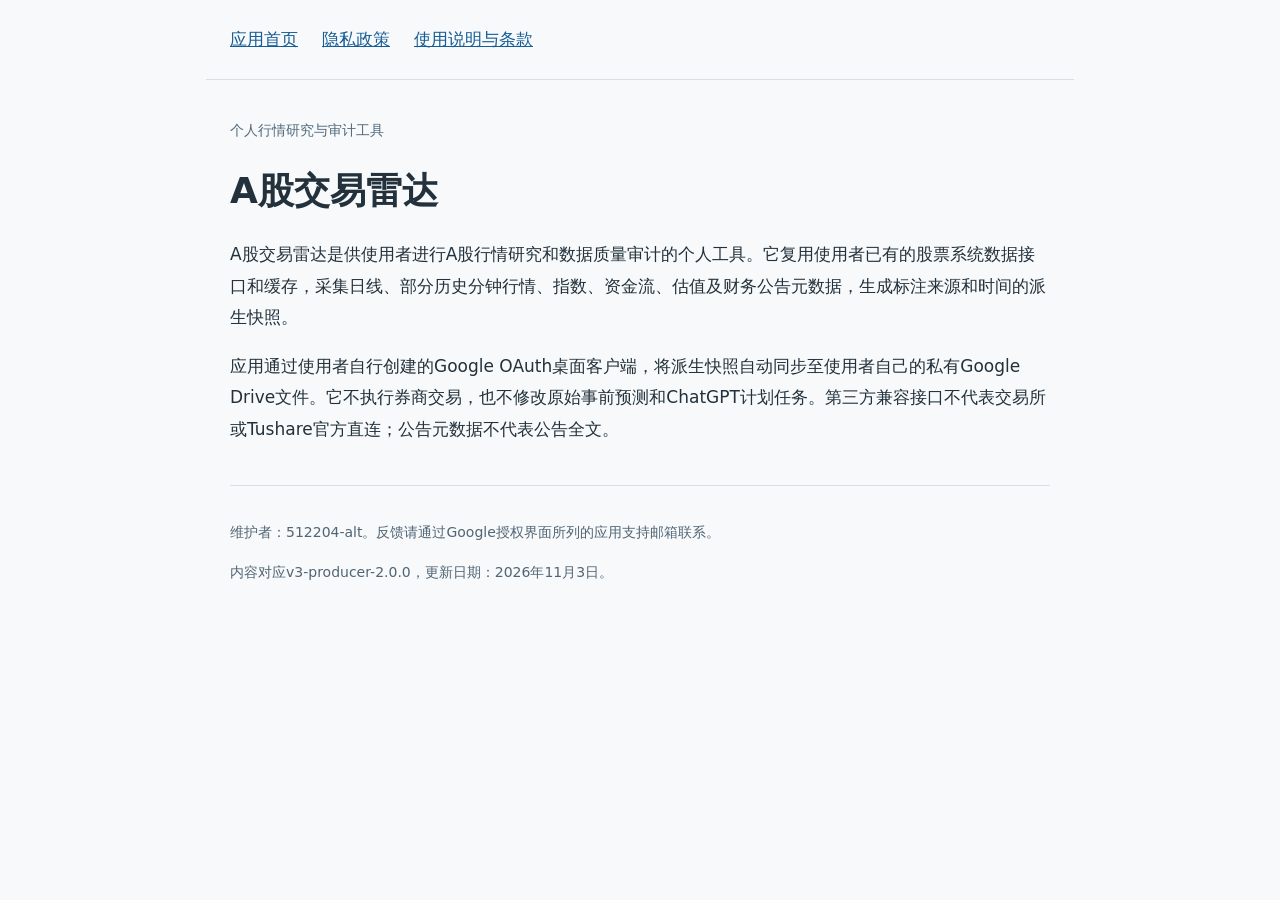
<file: index.html>
<!doctype html>
<html lang="zh-CN"><meta charset="utf-8"><meta name="viewport" content="width=device-width, initial-scale=1">
<title>A股交易雷达 · A股交易雷达</title><link rel="stylesheet" href="style.css">
<nav><a href="index.html">应用首页</a><a href="privacy.html">隐私政策</a><a href="terms.html">使用说明与条款</a></nav>
<main><p class="label">个人行情研究与审计工具</p><h1>A股交易雷达</h1><p>A股交易雷达是供使用者进行A股行情研究和数据质量审计的个人工具。它复用使用者已有的股票系统数据接口和缓存，采集日线、部分历史分钟行情、指数、资金流、估值及财务公告元数据，生成标注来源和时间的派生快照。</p>
<p>应用通过使用者自行创建的Google OAuth桌面客户端，将派生快照自动同步至使用者自己的私有Google Drive文件。它不执行券商交易，也不修改原始事前预测和ChatGPT计划任务。第三方兼容接口不代表交易所或Tushare官方直连；公告元数据不代表公告全文。</p>
<footer><p>维护者：512204-alt。反馈请通过Google授权界面所列的应用支持邮箱联系。</p><p>内容对应v3-producer-2.0.0，更新日期：2026年11月3日。</p></footer></main></html>
</file>
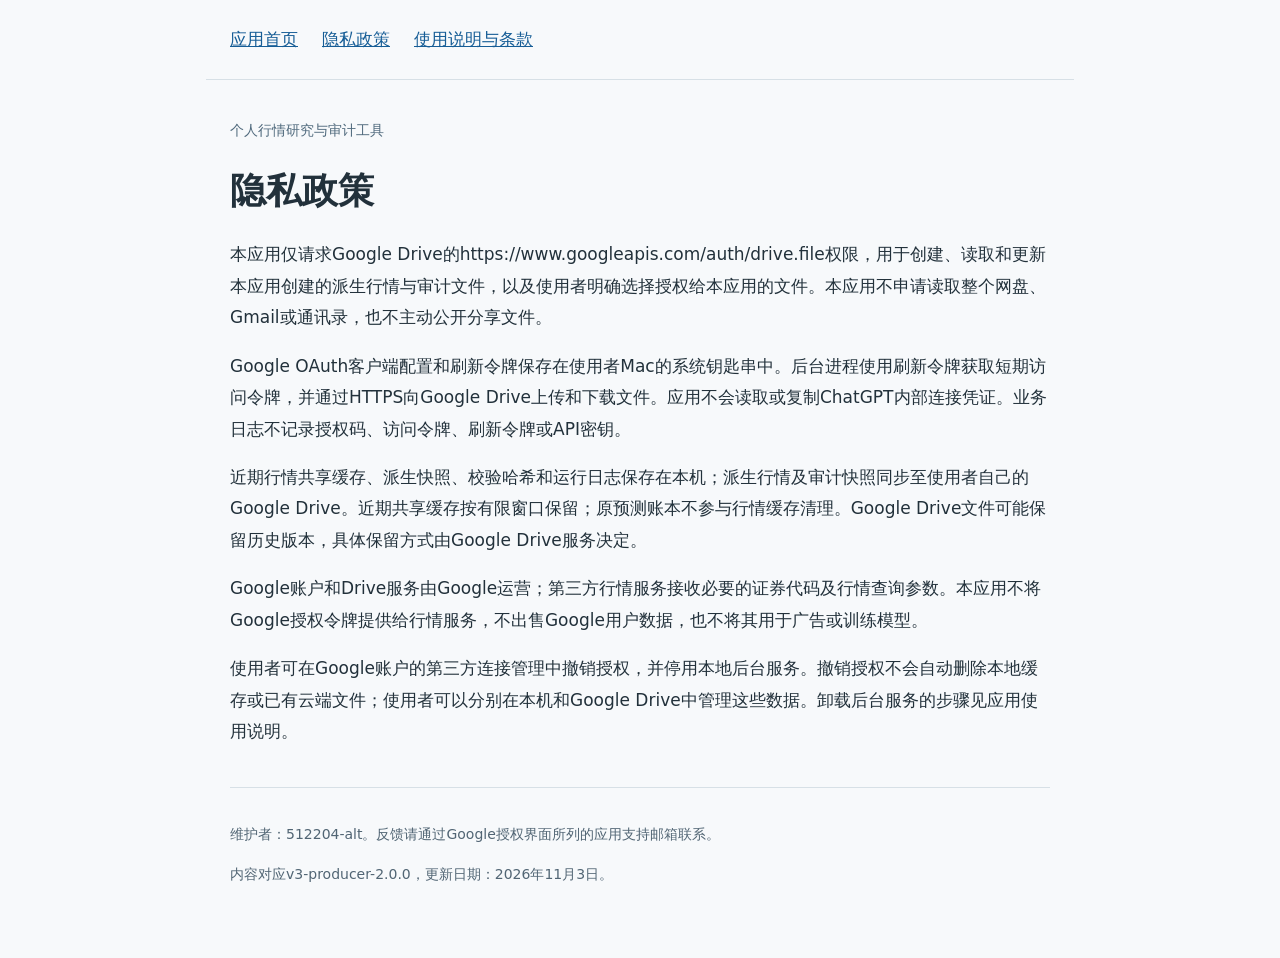
<file: privacy.html>
<!doctype html>
<html lang="zh-CN"><meta charset="utf-8"><meta name="viewport" content="width=device-width, initial-scale=1">
<title>隐私政策 · A股交易雷达</title><link rel="stylesheet" href="style.css">
<nav><a href="index.html">应用首页</a><a href="privacy.html">隐私政策</a><a href="terms.html">使用说明与条款</a></nav>
<main><p class="label">个人行情研究与审计工具</p><h1>隐私政策</h1><p>本应用仅请求Google Drive的https://www.googleapis.com/auth/drive.file权限，用于创建、读取和更新本应用创建的派生行情与审计文件，以及使用者明确选择授权给本应用的文件。本应用不申请读取整个网盘、Gmail或通讯录，也不主动公开分享文件。</p>
<p>Google OAuth客户端配置和刷新令牌保存在使用者Mac的系统钥匙串中。后台进程使用刷新令牌获取短期访问令牌，并通过HTTPS向Google Drive上传和下载文件。应用不会读取或复制ChatGPT内部连接凭证。业务日志不记录授权码、访问令牌、刷新令牌或API密钥。</p>
<p>近期行情共享缓存、派生快照、校验哈希和运行日志保存在本机；派生行情及审计快照同步至使用者自己的Google Drive。近期共享缓存按有限窗口保留；原预测账本不参与行情缓存清理。Google Drive文件可能保留历史版本，具体保留方式由Google Drive服务决定。</p>
<p>Google账户和Drive服务由Google运营；第三方行情服务接收必要的证券代码及行情查询参数。本应用不将Google授权令牌提供给行情服务，不出售Google用户数据，也不将其用于广告或训练模型。</p>
<p>使用者可在Google账户的第三方连接管理中撤销授权，并停用本地后台服务。撤销授权不会自动删除本地缓存或已有云端文件；使用者可以分别在本机和Google Drive中管理这些数据。卸载后台服务的步骤见应用使用说明。</p>
<footer><p>维护者：512204-alt。反馈请通过Google授权界面所列的应用支持邮箱联系。</p><p>内容对应v3-producer-2.0.0，更新日期：2026年11月3日。</p></footer></main></html>
</file>
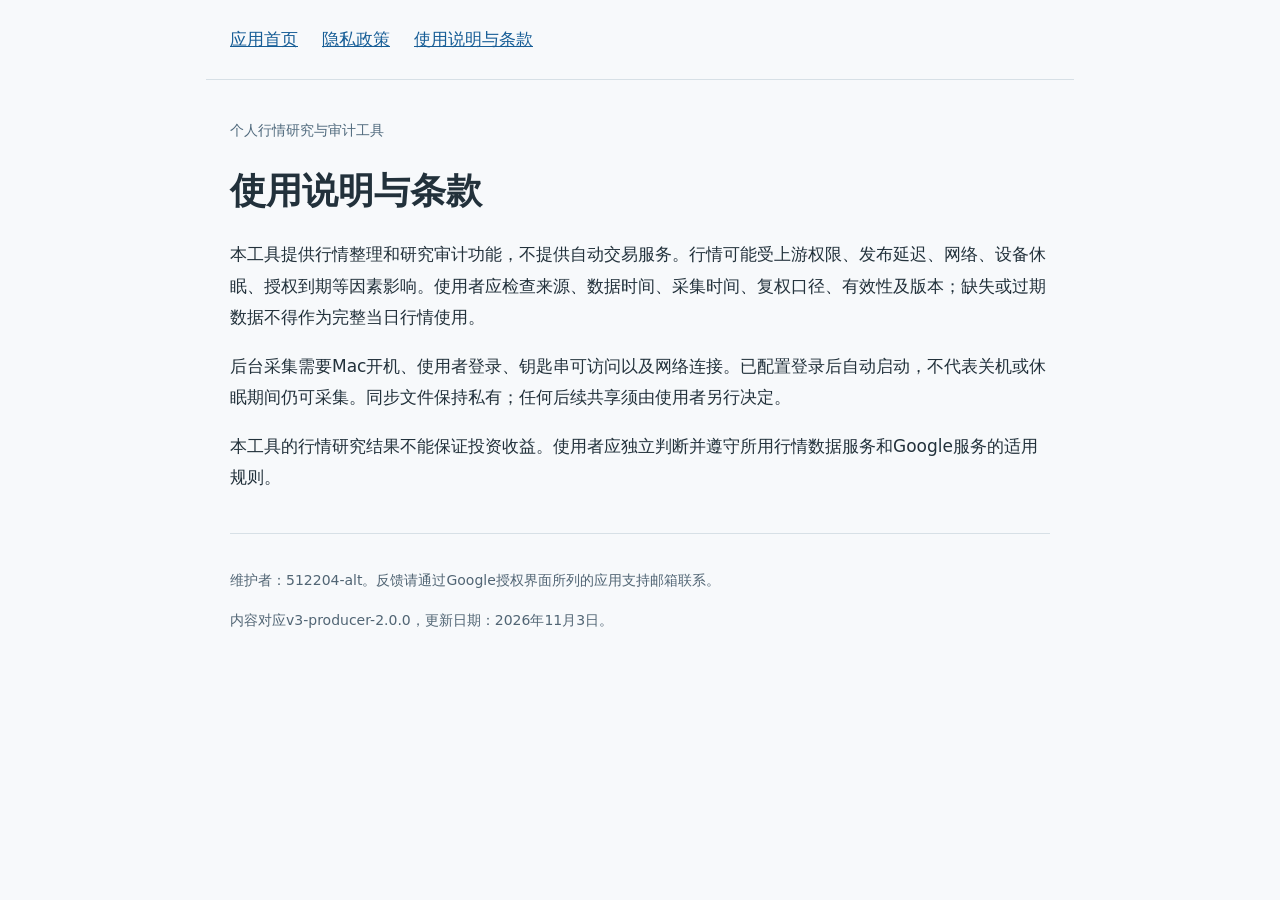
<file: terms.html>
<!doctype html>
<html lang="zh-CN"><meta charset="utf-8"><meta name="viewport" content="width=device-width, initial-scale=1">
<title>使用说明与条款 · A股交易雷达</title><link rel="stylesheet" href="style.css">
<nav><a href="index.html">应用首页</a><a href="privacy.html">隐私政策</a><a href="terms.html">使用说明与条款</a></nav>
<main><p class="label">个人行情研究与审计工具</p><h1>使用说明与条款</h1><p>本工具提供行情整理和研究审计功能，不提供自动交易服务。行情可能受上游权限、发布延迟、网络、设备休眠、授权到期等因素影响。使用者应检查来源、数据时间、采集时间、复权口径、有效性及版本；缺失或过期数据不得作为完整当日行情使用。</p>
<p>后台采集需要Mac开机、使用者登录、钥匙串可访问以及网络连接。已配置登录后自动启动，不代表关机或休眠期间仍可采集。同步文件保持私有；任何后续共享须由使用者另行决定。</p>
<p>本工具的行情研究结果不能保证投资收益。使用者应独立判断并遵守所用行情数据服务和Google服务的适用规则。</p>
<footer><p>维护者：512204-alt。反馈请通过Google授权界面所列的应用支持邮箱联系。</p><p>内容对应v3-producer-2.0.0，更新日期：2026年11月3日。</p></footer></main></html>
</file>
<file: style.css>
body{font:17px/1.85 system-ui,-apple-system,sans-serif;color:#22313b;background:#f7f9fb;margin:0}main,nav{max-width:820px;margin:auto;padding:24px}nav{display:flex;gap:24px;flex-wrap:wrap;border-bottom:1px solid #d7e0e6}a{color:#165d96}main{padding-bottom:56px}h1{font-size:36px;line-height:1.3}.label{color:#506a7d;font-size:14px}footer{margin-top:40px;padding-top:20px;border-top:1px solid #d7e0e6;font-size:14px;color:#516574}p{overflow-wrap:anywhere}@media(max-width:600px){h1{font-size:28px}main,nav{padding:18px}}
</file>
